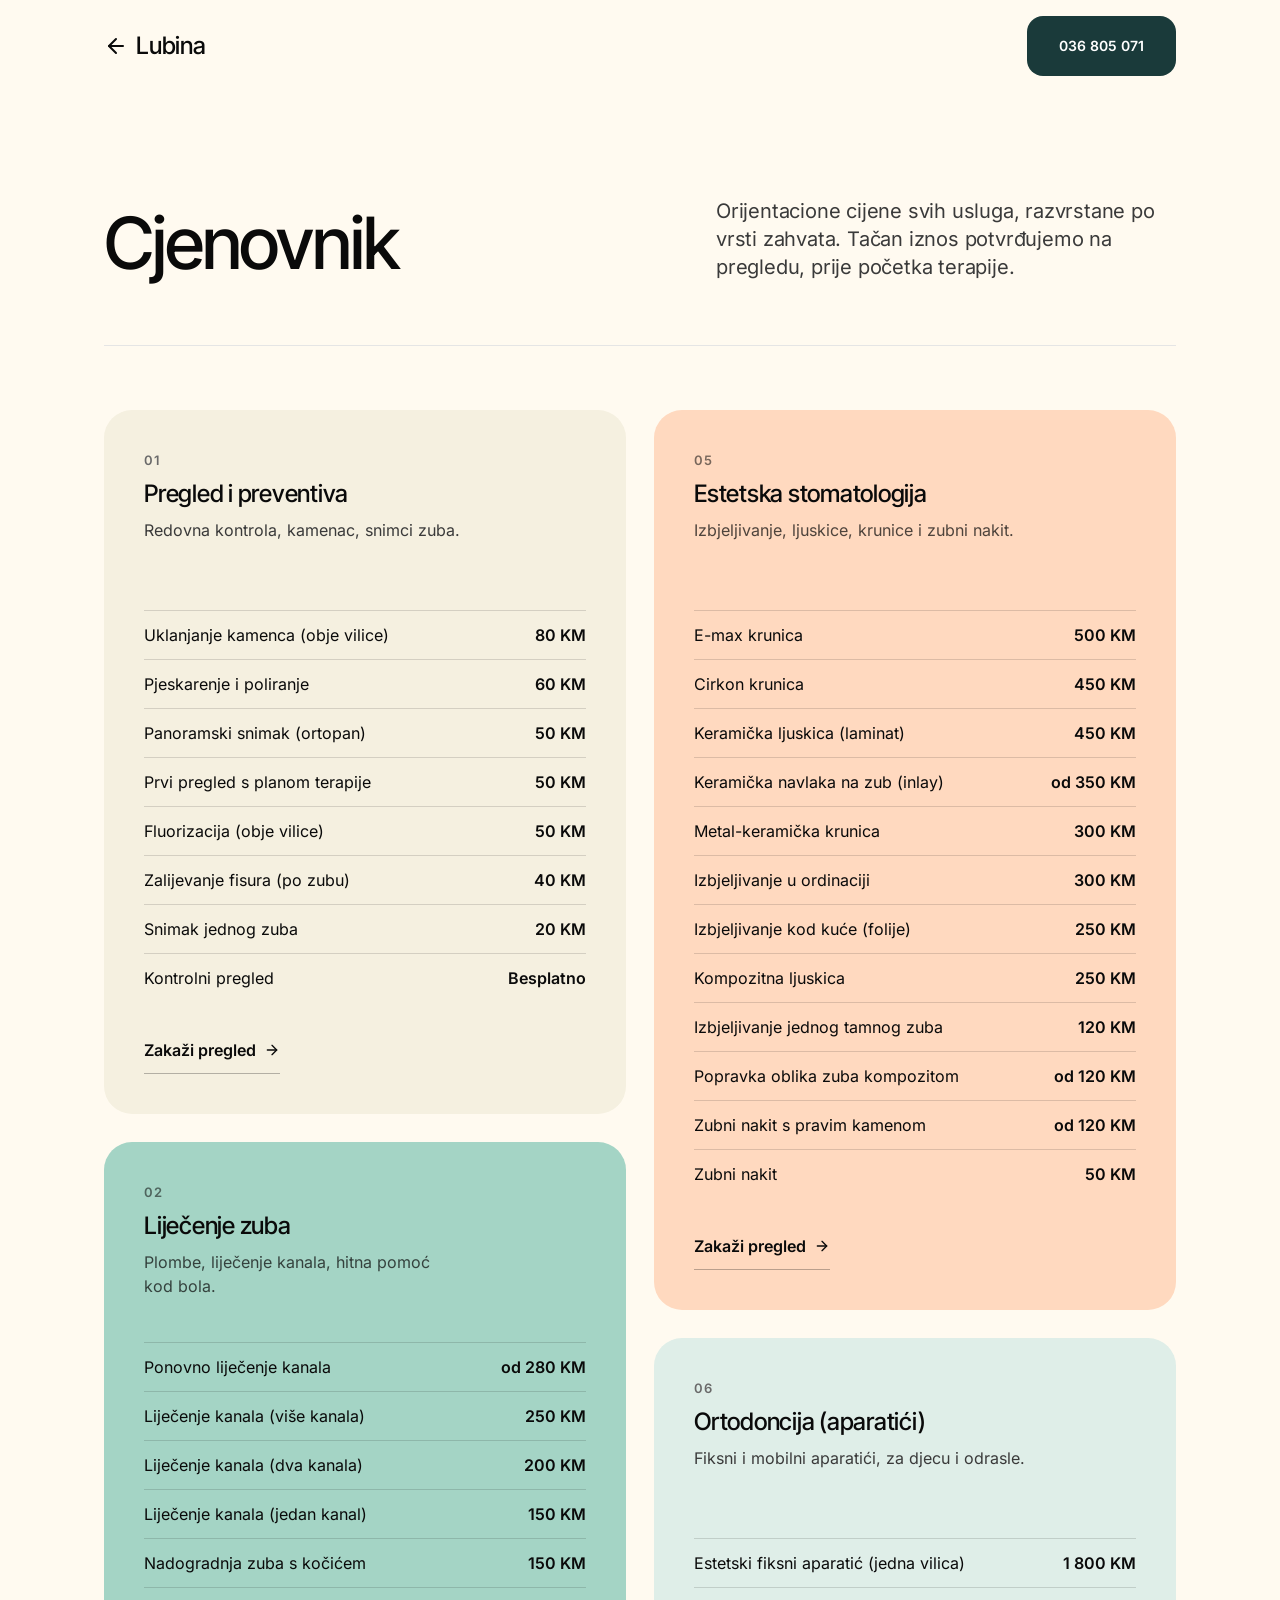
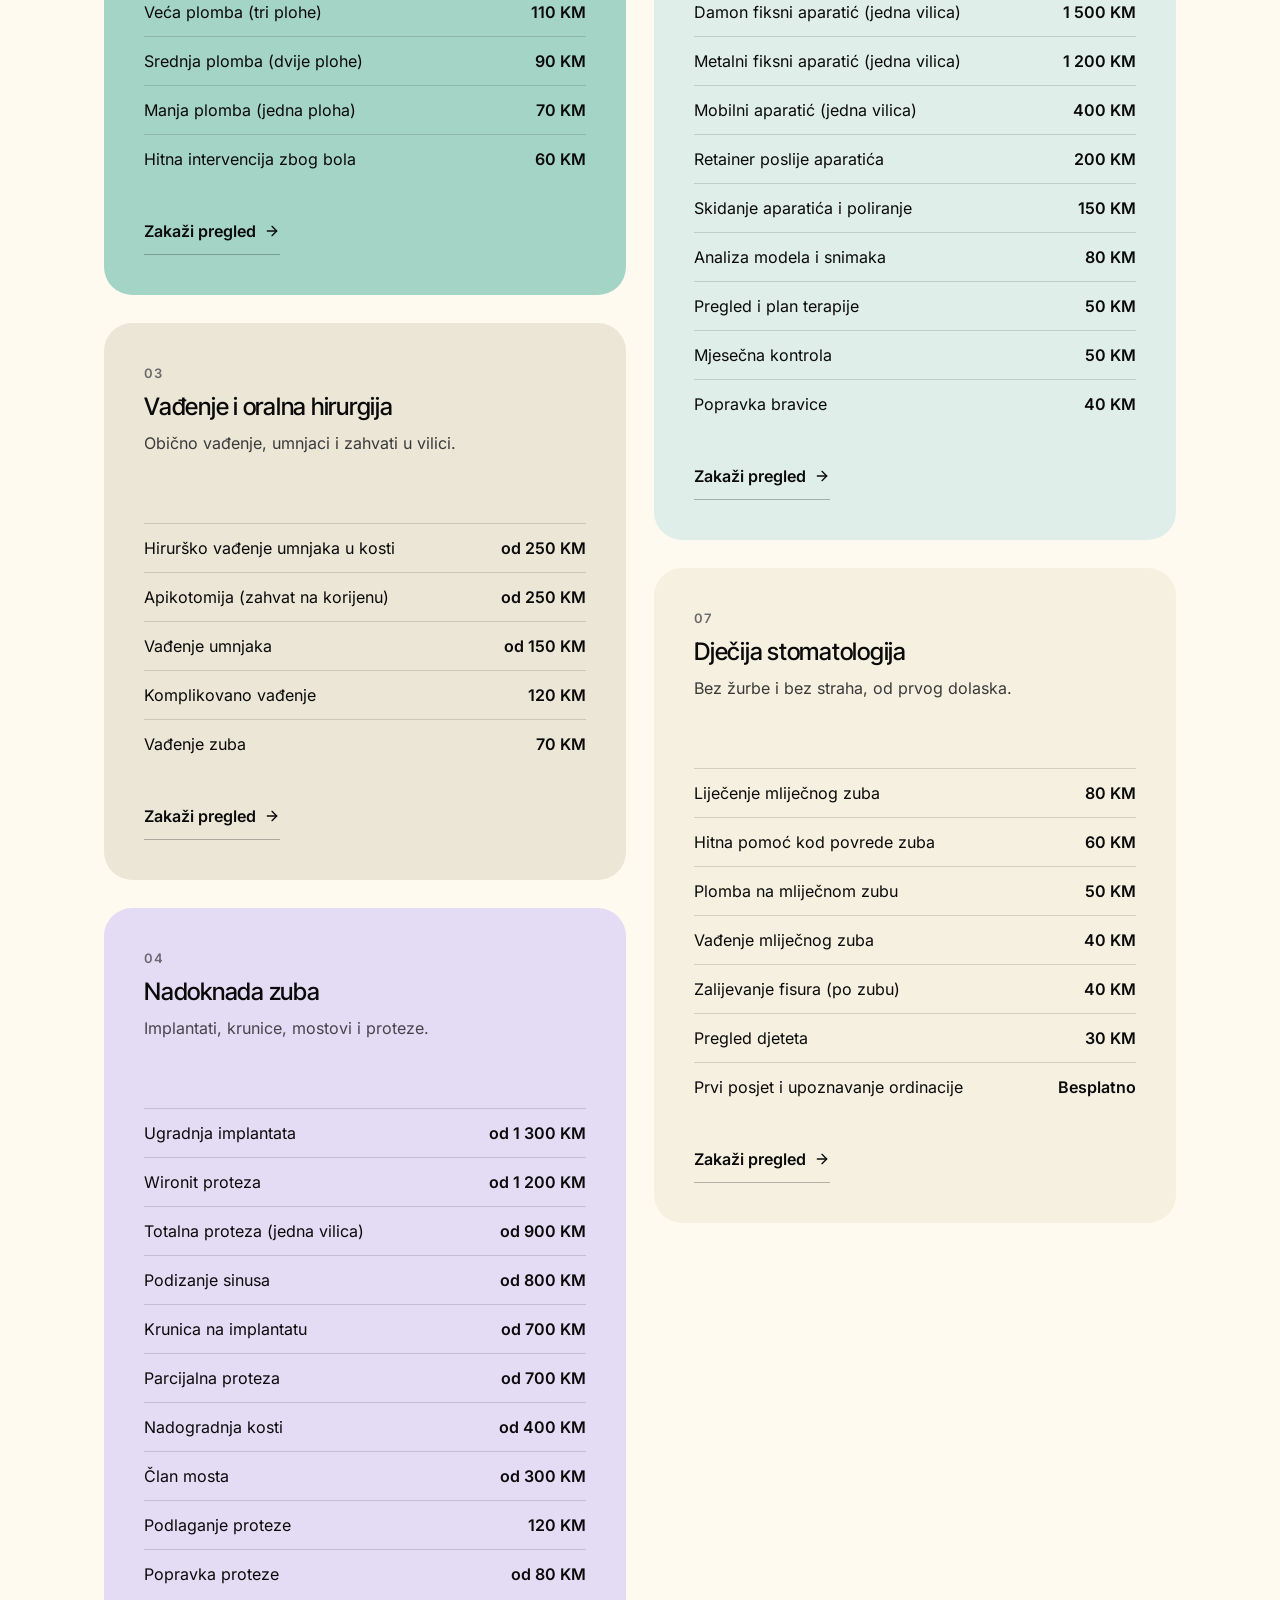
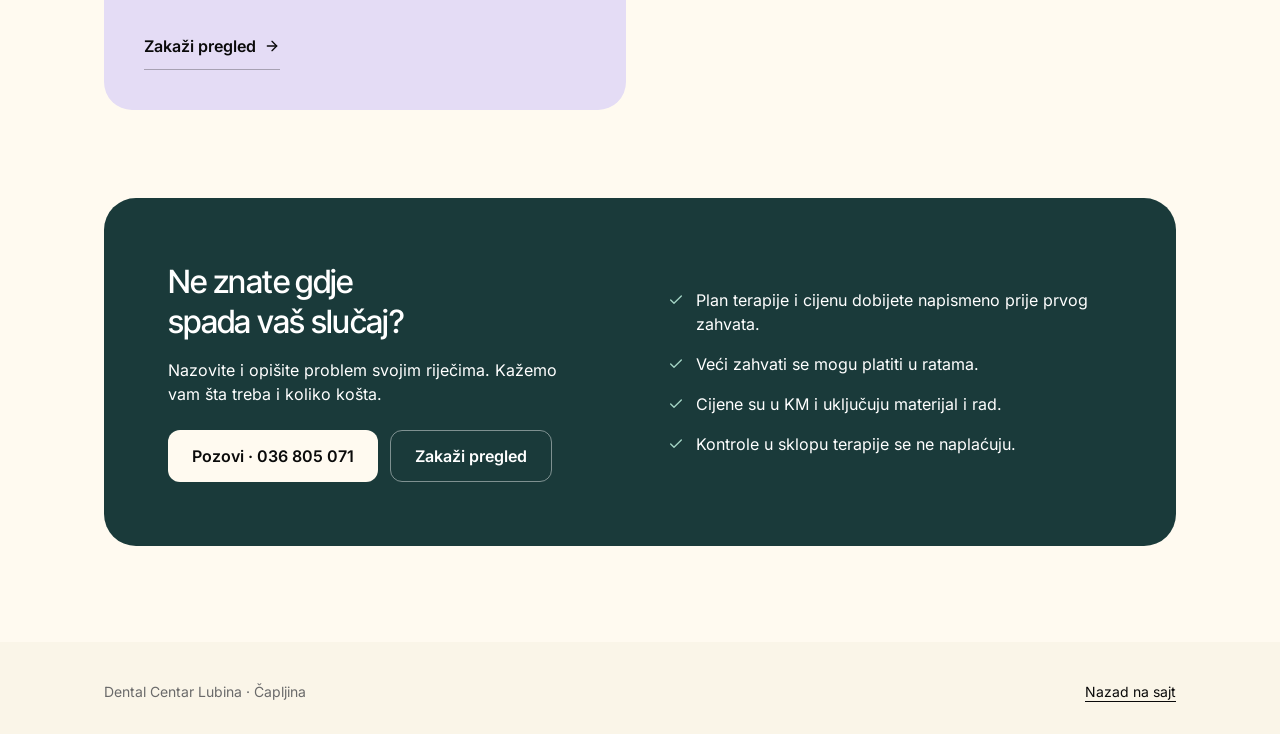
<file: cjenovnik.html>
<!DOCTYPE html>
<html lang="bs">
<head>
<meta charset="utf-8">
<meta name="viewport" content="width=device-width, initial-scale=1">
<title>Cjenovnik · Dental Centar Lubina</title>
<meta name="description" content="Cjenovnik usluga Dental Centra Lubina u Čapljini: pregled, liječenje zuba, vađenje, implantati, estetska stomatologija, ortodoncija i dječija stomatologija.">
<link rel="icon" href="data:image/svg+xml,%3Csvg xmlns='http://www.w3.org/2000/svg' viewBox='0 0 100 100'%3E%3Crect width='100' height='100' rx='20' fill='%231a3a3a'/%3E%3Ctext x='50' y='68' font-size='58' text-anchor='middle' fill='%23fffaf0' font-family='sans-serif'%3EL%3C/text%3E%3C/svg%3E">
<link rel="stylesheet" href="css/styles.css">
</head>
<body>
<a href="#top" class="skip-link">Preskoči na sadržaj</a>

<svg aria-hidden="true" style="position:absolute;width:0;height:0;overflow:hidden" xmlns="http://www.w3.org/2000/svg">
  <symbol id="icon-check" viewBox="0 0 24 24"><path d="M20 6 9 17l-5-5"/></symbol>
  <symbol id="icon-arrow-right" viewBox="0 0 24 24"><path d="M5 12h14"/><path d="m12 5 7 7-7 7"/></symbol>
</svg>

<header class="site-header">
  <nav class="nav" aria-label="Glavni izbornik" style="max-width:1120px;grid-template-columns:1fr auto">
    <a href="index.html" class="nav-logo">
      <svg class="icon" aria-hidden="true" style="transform:scaleX(-1)"><use href="#icon-arrow-right"/></svg>
      <span>Lubina</span>
    </a>
    <a href="tel:+38736805071" class="btn btn-teal btn-sm">036 805 071</a>
  </nav>
</header>

<main id="top" style="max-width:1120px;margin:0 auto;padding:0 24px">

  <section class="price-hero">
    <h1>Cjenovnik</h1>
    <p>Orijentacione cijene svih usluga, razvrstane po vrsti zahvata. Tačan iznos potvrđujemo na pregledu, prije početka terapije.</p>
  </section>

  <section class="price-cards">

    <div class="price-card card-01">
      <div class="head">
        <div class="head-text">
          <span class="num">01</span>
          <h2>Pregled i preventiva</h2>
          <p class="desc">Redovna kontrola, kamenac, snimci zuba.</p>
        </div>
      </div>
      <ul>
        <li><span>Uklanjanje kamenca (obje vilice)</span><span class="price">80 KM</span></li>
        <li><span>Pjeskarenje i poliranje</span><span class="price">60 KM</span></li>
        <li><span>Panoramski snimak (ortopan)</span><span class="price">50 KM</span></li>
        <li><span>Prvi pregled s planom terapije</span><span class="price">50 KM</span></li>
        <li><span>Fluorizacija (obje vilice)</span><span class="price">50 KM</span></li>
        <li><span>Zalijevanje fisura (po zubu)</span><span class="price">40 KM</span></li>
        <li><span>Snimak jednog zuba</span><span class="price">20 KM</span></li>
        <li><span>Kontrolni pregled</span><span class="price">Besplatno</span></li>
      </ul>
      <a href="index.html#usluge" class="book-link">Zakaži pregled<svg class="icon" aria-hidden="true"><use href="#icon-arrow-right"/></svg></a>
    </div>

    <div class="price-card card-02">
      <div class="head">
        <div class="head-text">
          <span class="num" style="color:rgba(10,10,10,.55)">02</span>
          <h2>Liječenje zuba</h2>
          <p class="desc" style="color:rgba(10,10,10,.72)">Plombe, liječenje kanala, hitna pomoć kod bola.</p>
        </div>
      </div>
      <ul>
        <li><span>Ponovno liječenje kanala</span><span class="price">od 280 KM</span></li>
        <li><span>Liječenje kanala (više kanala)</span><span class="price">250 KM</span></li>
        <li><span>Liječenje kanala (dva kanala)</span><span class="price">200 KM</span></li>
        <li><span>Liječenje kanala (jedan kanal)</span><span class="price">150 KM</span></li>
        <li><span>Nadogradnja zuba s kočićem</span><span class="price">150 KM</span></li>
        <li><span>Veća plomba (tri plohe)</span><span class="price">110 KM</span></li>
        <li><span>Srednja plomba (dvije plohe)</span><span class="price">90 KM</span></li>
        <li><span>Manja plomba (jedna ploha)</span><span class="price">70 KM</span></li>
        <li><span>Hitna intervencija zbog bola</span><span class="price">60 KM</span></li>
      </ul>
      <a href="index.html#usluge" class="book-link">Zakaži pregled<svg class="icon" aria-hidden="true"><use href="#icon-arrow-right"/></svg></a>
    </div>

    <div class="price-card card-03">
      <div class="head">
        <div class="head-text">
          <span class="num">03</span>
          <h2>Vađenje i oralna hirurgija</h2>
          <p class="desc">Obično vađenje, umnjaci i zahvati u vilici.</p>
        </div>
      </div>
      <ul>
        <li><span>Hirurško vađenje umnjaka u kosti</span><span class="price">od 250 KM</span></li>
        <li><span>Apikotomija (zahvat na korijenu)</span><span class="price">od 250 KM</span></li>
        <li><span>Vađenje umnjaka</span><span class="price">od 150 KM</span></li>
        <li><span>Komplikovano vađenje</span><span class="price">120 KM</span></li>
        <li><span>Vađenje zuba</span><span class="price">70 KM</span></li>
      </ul>
      <a href="index.html#usluge" class="book-link">Zakaži pregled<svg class="icon" aria-hidden="true"><use href="#icon-arrow-right"/></svg></a>
    </div>

    <div class="price-card card-04">
      <div class="head">
        <div class="head-text">
          <span class="num" style="color:rgba(10,10,10,.55)">04</span>
          <h2>Nadoknada zuba</h2>
          <p class="desc" style="color:rgba(10,10,10,.72)">Implantati, krunice, mostovi i proteze.</p>
        </div>
      </div>
      <ul>
        <li><span>Ugradnja implantata</span><span class="price">od 1&nbsp;300 KM</span></li>
        <li><span>Wironit proteza</span><span class="price">od 1&nbsp;200 KM</span></li>
        <li><span>Totalna proteza (jedna vilica)</span><span class="price">od 900 KM</span></li>
        <li><span>Podizanje sinusa</span><span class="price">od 800 KM</span></li>
        <li><span>Krunica na implantatu</span><span class="price">od 700 KM</span></li>
        <li><span>Parcijalna proteza</span><span class="price">od 700 KM</span></li>
        <li><span>Nadogradnja kosti</span><span class="price">od 400 KM</span></li>
        <li><span>Član mosta</span><span class="price">od 300 KM</span></li>
        <li><span>Podlaganje proteze</span><span class="price">120 KM</span></li>
        <li><span>Popravka proteze</span><span class="price">od 80 KM</span></li>
      </ul>
      <a href="index.html#usluge" class="book-link">Zakaži pregled<svg class="icon" aria-hidden="true"><use href="#icon-arrow-right"/></svg></a>
    </div>

    <div class="price-card card-05">
      <div class="head">
        <div class="head-text">
          <span class="num" style="color:rgba(10,10,10,.55)">05</span>
          <h2>Estetska stomatologija</h2>
          <p class="desc" style="color:rgba(10,10,10,.72)">Izbjeljivanje, ljuskice, krunice i zubni nakit.</p>
        </div>
      </div>
      <ul>
        <li><span>E-max krunica</span><span class="price">500 KM</span></li>
        <li><span>Cirkon krunica</span><span class="price">450 KM</span></li>
        <li><span>Keramička ljuskica (laminat)</span><span class="price">450 KM</span></li>
        <li><span>Keramička navlaka na zub (inlay)</span><span class="price">od 350 KM</span></li>
        <li><span>Metal-keramička krunica</span><span class="price">300 KM</span></li>
        <li><span>Izbjeljivanje u ordinaciji</span><span class="price">300 KM</span></li>
        <li><span>Izbjeljivanje kod kuće (folije)</span><span class="price">250 KM</span></li>
        <li><span>Kompozitna ljuskica</span><span class="price">250 KM</span></li>
        <li><span>Izbjeljivanje jednog tamnog zuba</span><span class="price">120 KM</span></li>
        <li><span>Popravka oblika zuba kompozitom</span><span class="price">od 120 KM</span></li>
        <li><span>Zubni nakit s pravim kamenom</span><span class="price">od 120 KM</span></li>
        <li><span>Zubni nakit</span><span class="price">50 KM</span></li>
      </ul>
      <a href="index.html#usluge" class="book-link">Zakaži pregled<svg class="icon" aria-hidden="true"><use href="#icon-arrow-right"/></svg></a>
    </div>

    <div class="price-card card-06">
      <div class="head">
        <div class="head-text">
          <span class="num">06</span>
          <h2>Ortodoncija (aparatići)</h2>
          <p class="desc">Fiksni i mobilni aparatići, za djecu i odrasle.</p>
        </div>
      </div>
      <ul>
        <li><span>Estetski fiksni aparatić (jedna vilica)</span><span class="price">1&nbsp;800 KM</span></li>
        <li><span>Damon fiksni aparatić (jedna vilica)</span><span class="price">1&nbsp;500 KM</span></li>
        <li><span>Metalni fiksni aparatić (jedna vilica)</span><span class="price">1&nbsp;200 KM</span></li>
        <li><span>Mobilni aparatić (jedna vilica)</span><span class="price">400 KM</span></li>
        <li><span>Retainer poslije aparatića</span><span class="price">200 KM</span></li>
        <li><span>Skidanje aparatića i poliranje</span><span class="price">150 KM</span></li>
        <li><span>Analiza modela i snimaka</span><span class="price">80 KM</span></li>
        <li><span>Pregled i plan terapije</span><span class="price">50 KM</span></li>
        <li><span>Mjesečna kontrola</span><span class="price">50 KM</span></li>
        <li><span>Popravka bravice</span><span class="price">40 KM</span></li>
      </ul>
      <a href="index.html#usluge" class="book-link">Zakaži pregled<svg class="icon" aria-hidden="true"><use href="#icon-arrow-right"/></svg></a>
    </div>

    <div class="price-card card-07">
      <div class="head">
        <div class="head-text">
          <span class="num">07</span>
          <h2>Dječija stomatologija</h2>
          <p class="desc">Bez žurbe i bez straha, od prvog dolaska.</p>
        </div>
      </div>
      <ul>
        <li><span>Liječenje mliječnog zuba</span><span class="price">80 KM</span></li>
        <li><span>Hitna pomoć kod povrede zuba</span><span class="price">60 KM</span></li>
        <li><span>Plomba na mliječnom zubu</span><span class="price">50 KM</span></li>
        <li><span>Vađenje mliječnog zuba</span><span class="price">40 KM</span></li>
        <li><span>Zalijevanje fisura (po zubu)</span><span class="price">40 KM</span></li>
        <li><span>Pregled djeteta</span><span class="price">30 KM</span></li>
        <li><span>Prvi posjet i upoznavanje ordinacije</span><span class="price">Besplatno</span></li>
      </ul>
      <a href="index.html#usluge" class="book-link">Zakaži pregled<svg class="icon" aria-hidden="true"><use href="#icon-arrow-right"/></svg></a>
    </div>

  </section>

  <section class="price-cta">
    <div>
      <h2>Ne znate gdje spada vaš slučaj?</h2>
      <p>Nazovite i opišite problem svojim riječima. Kažemo vam šta treba i koliko košta.</p>
      <div class="cta-actions">
        <a href="tel:+38736805071" class="btn btn-on-canvas">Pozovi · 036 805 071</a>
        <a href="index.html#usluge" class="btn btn-outline-dark">Zakaži pregled</a>
      </div>
    </div>
    <ul>
      <li><svg class="icon" aria-hidden="true"><use href="#icon-check"/></svg>Plan terapije i cijenu dobijete napismeno prije prvog zahvata.</li>
      <li><svg class="icon" aria-hidden="true"><use href="#icon-check"/></svg>Veći zahvati se mogu platiti u ratama.</li>
      <li><svg class="icon" aria-hidden="true"><use href="#icon-check"/></svg>Cijene su u KM i uključuju materijal i rad.</li>
      <li><svg class="icon" aria-hidden="true"><use href="#icon-check"/></svg>Kontrole u sklopu terapije se ne naplaćuju.</li>
    </ul>
  </section>

</main>

<footer class="price-footer">
  <div class="row">
    <span>Dental Centar Lubina · Čapljina</span>
    <a href="index.html">Nazad na sajt</a>
  </div>
</footer>

</body>
</html>
</file>
<file: css/styles.css>
/* ============================================
   Dental Centar Lubina

   Pravila (skill: faruk-web-dizajn-proces):
   - svaki razmak (padding, margin, gap, visina, sirina) i svaki line-height djeljiv sa 4
   - font-size iz skale 13 / 14 / 16 / 20 / 24 / 32 / 40 / 52 + hero 72 / 96
   - svaka velicina ima definisan line-height i letter-spacing
   - breakpointi: 1440+ desktop, 1024-1439 laptop, 768-1023 tablet, do 767 mobilni
   ============================================ */
:root{
  --color-ink:#0a0a0a;
  --color-body:#3a3a3a;
  --color-muted:#6a6a6a;
  --color-muted-soft:#9a9a9a;
  --color-hairline:#e5e5e5;
  --color-canvas:#fffaf0;
  --color-surface-soft:#faf5e8;
  --color-surface-card:#f5f0e0;
  --color-surface-strong:#ebe6d6;
  --color-brand-teal:#1a3a3a;
  --color-brand-teal-hover:#2a4e4e;
  --color-brand-lavender:#b8a4ed;
  --color-brand-peach:#ffb084;
  --color-brand-ochre:#e8b94a;
  --color-brand-mint:#a4d4c5;
  --color-primary-disabled:#e5e5e5;

  --font-display:'Inter Tight','Inter',-apple-system,BlinkMacSystemFont,'Segoe UI',sans-serif;
  --font-sans:'Inter',-apple-system,BlinkMacSystemFont,'Segoe UI',Roboto,sans-serif;

  --ease:cubic-bezier(.2,0,0,1);
}

@font-face{font-family:'Inter';font-style:normal;font-weight:400 700;font-display:swap;src:url('../assets/fonts/Inter-latin-ext.woff2') format('woff2');unicode-range:U+0100-02BA, U+02BD-02C5, U+02C7-02CC, U+02CE-02D7, U+02DD-02FF, U+0304, U+0308, U+0329, U+1D00-1DBF, U+1E00-1E9F, U+1EF2-1EFF, U+2020, U+20A0-20AB, U+20AD-20C4, U+2113, U+2C60-2C7F, U+A720-A7FF;}
@font-face{font-family:'Inter';font-style:normal;font-weight:400 700;font-display:swap;src:url('../assets/fonts/Inter-latin.woff2') format('woff2');unicode-range:U+0000-00FF, U+0131, U+0152-0153, U+02BB-02BC, U+02C6, U+02DA, U+02DC, U+0304, U+0308, U+0329, U+2000-206F, U+20AC, U+2122, U+2191, U+2193, U+2212, U+2215, U+FEFF, U+FFFD;}
@font-face{font-family:'Inter Tight';font-style:normal;font-weight:400 700;font-display:swap;src:url('../assets/fonts/InterTight-latin-ext.woff2') format('woff2');unicode-range:U+0100-02BA, U+02BD-02C5, U+02C7-02CC, U+02CE-02D7, U+02DD-02FF, U+0304, U+0308, U+0329, U+1D00-1DBF, U+1E00-1E9F, U+1EF2-1EFF, U+2020, U+20A0-20AB, U+20AD-20C4, U+2113, U+2C60-2C7F, U+A720-A7FF;}
@font-face{font-family:'Inter Tight';font-style:normal;font-weight:400 700;font-display:swap;src:url('../assets/fonts/InterTight-latin.woff2') format('woff2');unicode-range:U+0000-00FF, U+0131, U+0152-0153, U+02BB-02BC, U+02C6, U+02DA, U+02DC, U+0304, U+0308, U+0329, U+2000-206F, U+20AC, U+2122, U+2191, U+2193, U+2212, U+2215, U+FEFF, U+FFFD;}

/* ============================================
   Base
   ============================================ */
*,*::before,*::after{box-sizing:border-box}
html{scroll-behavior:smooth;scroll-padding-top:76px}
html,body{margin:0;background:var(--color-canvas);color:var(--color-body);font:400 16px/24px var(--font-sans);letter-spacing:0;-webkit-font-smoothing:antialiased}
body{overflow-x:clip}
h1,h2,h3,h4,p,figure,blockquote,dl,dd,ul{margin:0}
h1,h2,h3,h4{text-wrap:balance;font-family:var(--font-display);font-weight:500}
p{text-wrap:pretty}
img{display:block;max-width:100%}
a{color:var(--color-ink);text-underline-offset:4px}
a:hover{color:var(--color-body)}
button{font-family:inherit}
ul{padding:0;list-style:none}

a:focus-visible,button:focus-visible,input:focus-visible,select:focus-visible,textarea:focus-visible,[tabindex]:focus-visible{
  outline:2px solid var(--color-ink);outline-offset:4px;border-radius:4px;
}

.icon{display:inline-block;width:1em;height:1em;flex:none;vertical-align:-0.125em;fill:none;stroke:currentColor;stroke-width:2;stroke-linecap:round;stroke-linejoin:round}
.container{max-width:1280px;margin:0 auto;padding:0 24px}
.visually-hidden{position:absolute;width:1px;height:1px;padding:0;margin:-1px;overflow:hidden;clip:rect(0,0,0,0);white-space:nowrap;border:0}
.skip-link{position:absolute;left:-9999px;top:0;background:var(--color-ink);color:#fff;padding:8px 16px;border-radius:0 0 12px 0;z-index:100}
.skip-link:focus{left:0}

@media (prefers-reduced-motion:no-preference){
  [data-reveal]:not(.in-view){opacity:0;transform:translateY(20px)}
  .hero-img:not(.in-view){opacity:0;transform:scale(1.06);transform-origin:30% 40%}
  [data-reveal]:not(.reveal-done),.hero-img{transition:opacity .9s var(--ease),transform .9s var(--ease)}
  [data-w]{opacity:0}
}
@media (prefers-reduced-motion:reduce){
  *{animation-duration:.01ms!important;animation-iteration-count:1!important;transition-duration:.01ms!important;scroll-behavior:auto!important}
}
@keyframes marquee{from{transform:translateX(0)}to{transform:translateX(-25%)}}

/* ============================================
   Header / nav
   ============================================ */
.site-header{position:sticky;top:0;z-index:30;background:var(--color-canvas);border-bottom:1px solid transparent;transition:border-color .25s var(--ease)}
.site-header.is-scrolled{border-bottom-color:var(--color-hairline)}
.nav{max-width:1280px;margin:0 auto;padding:16px 24px 8px;min-height:64px;display:grid;grid-template-columns:1fr auto 1fr;align-items:center;gap:16px}
.nav-logo{display:flex;align-items:center;gap:8px;text-decoration:none;min-height:44px;font:500 24px/32px var(--font-display);letter-spacing:-.01em;color:var(--color-ink)}
.nav-links{display:flex;justify-content:center;gap:4px;flex-wrap:nowrap;min-width:0;overflow-x:auto;scrollbar-width:none}
.nav-links::-webkit-scrollbar{display:none}
.nav-links a{font:500 14px/20px var(--font-sans);letter-spacing:0;color:var(--color-ink);text-decoration:none;padding:12px;border-radius:12px;transition:background .15s var(--ease);white-space:nowrap}
.nav-links a:hover{background:var(--color-surface-card)}
.nav-actions{display:flex;gap:8px;justify-content:flex-end;align-items:center}
.btn-call-nav{width:152px}
.burger{display:none;flex:none;width:44px;height:44px;padding:0;border-radius:12px;border:1px solid var(--color-hairline);background:var(--color-canvas);cursor:pointer;flex-direction:column;align-items:center;justify-content:center;gap:4px}
.burger span{display:block;width:16px;height:2px;border-radius:2px;background:var(--color-ink);transition:transform .22s var(--ease)}
.burger[aria-expanded="true"] span:first-child{transform:translateY(3px) rotate(45deg)}
.burger[aria-expanded="true"] span:last-child{transform:translateY(-3px) rotate(-45deg)}

.mobile-menu{position:absolute;top:100%;left:0;right:0;background:var(--color-canvas);border-bottom:1px solid var(--color-hairline);box-shadow:0 24px 40px rgba(10,26,26,.08);max-height:calc(100dvh - 64px);overflow:auto}
.mobile-menu[hidden]{display:none}
.mobile-menu-inner{max-width:1280px;margin:0 auto;padding:8px 24px 24px;display:flex;flex-direction:column}
.mobile-menu a.menu-row{min-height:56px;display:flex;align-items:center;justify-content:space-between;gap:16px;border-bottom:1px solid var(--color-hairline);font:500 24px/32px var(--font-display);letter-spacing:-.01em;color:var(--color-ink);text-decoration:none}
.mobile-menu-cta{display:grid;grid-template-columns:repeat(2,minmax(0,1fr));gap:12px;margin-top:24px}
.mobile-menu-cta a,.mobile-menu-cta button{min-height:52px;border-radius:12px;font:600 14px/20px var(--font-sans);letter-spacing:0;cursor:pointer}
.mobile-menu-cta .btn-outline{border:1px solid var(--color-ink);background:transparent;color:var(--color-ink);display:flex;align-items:center;justify-content:center;text-decoration:none}
.mobile-menu-cta .btn-dark{border:0;background:var(--color-ink);color:#fff}

/* ============================================
   Buttons
   ============================================ */
.btn{display:inline-flex;align-items:center;justify-content:center;gap:8px;font:600 16px/24px var(--font-sans);letter-spacing:0;min-height:52px;padding:0 24px;border-radius:12px;border:0;cursor:pointer;text-decoration:none;transition:background .18s var(--ease),box-shadow .18s var(--ease),border-color .18s var(--ease);white-space:nowrap}
.btn-sm{min-height:44px;padding:0 20px;font-size:14px;line-height:20px}
.btn-primary{background:var(--color-ink);color:#fff}
.btn-primary:hover{background:#1f1f1f;color:#fff}
.btn-outline-ink{border:1px solid var(--color-ink);color:var(--color-ink);background:transparent}
.btn-outline-ink:hover{background:rgba(10,10,10,.06)}
.btn-on-canvas{background:var(--color-canvas);color:var(--color-ink)}
.btn-on-canvas:hover{background:var(--color-surface-card);color:var(--color-ink)}
.btn-teal{background:var(--color-brand-teal);color:#fff;min-height:60px;padding:0 32px;border-radius:16px}
.btn-teal:hover{background:var(--color-brand-teal-hover);color:#fff}
.btn-outline-dark{border:1px solid rgba(255,255,255,.44);color:#fff;background:transparent}
.btn-outline-dark:hover{background:rgba(255,255,255,.12);border-color:rgba(255,255,255,.8);color:#fff}
.btn-pill-white{background:#fff;color:var(--color-ink);border-radius:9999px;padding:0 24px;min-height:48px;box-shadow:0 2px 12px rgba(10,26,26,.1)}
.btn-pill-white:hover{box-shadow:0 8px 20px rgba(10,26,26,.16);color:var(--color-ink)}
.btn[disabled]{background:var(--color-primary-disabled);color:var(--color-muted);cursor:not-allowed}

/* ============================================
   Hero
   ============================================ */
.hero-wrap{position:relative;width:100vw;margin-left:calc(50% - 50vw);overflow:hidden;min-height:min(calc(100svh - 64px),860px);display:flex;background:var(--color-surface-card)}
.hero-img{position:absolute;top:0;left:0;height:100%;width:132%;object-fit:cover;object-position:60% 50%;transition:transform 2.2s var(--ease),opacity .6s var(--ease)}
.hero-grad{position:absolute;inset:0;background:linear-gradient(to right,rgba(10,26,26,.72) 0%,rgba(10,26,26,.36) 40%,rgba(10,26,26,0) 72%)}
.hero-text{position:relative;align-self:center;margin-right:auto;padding:48px 48px 48px max(24px,calc((100vw - 1280px)/2 + 24px));display:flex;flex-direction:column;gap:12px;max-width:100%}
.hero-text h1{font-size:96px;line-height:100px;letter-spacing:1px;color:#fff;max-width:840px}
.hero-text .lead{font:400 20px/28px var(--font-sans);letter-spacing:-.01em;color:#fff;max-width:520px}
.hero-cta{display:flex;gap:24px;flex-wrap:wrap;margin-top:40px;margin-bottom:12px}

.marquee-wrap{margin-top:16px;position:relative;width:100vw;margin-left:calc(50% - 50vw);overflow:hidden;white-space:nowrap;-webkit-mask-image:linear-gradient(90deg,transparent 0,#000 12%,#000 88%,transparent 100%);mask-image:linear-gradient(90deg,transparent 0,#000 12%,#000 88%,transparent 100%)}
.marquee-track{display:inline-flex;font:500 32px/40px var(--font-display);letter-spacing:-.01em;color:var(--color-muted-soft);animation:marquee 28s linear infinite}
.marquee-group{display:inline-flex;gap:40px;padding-right:40px}
.marquee-group .dot{color:var(--color-brand-teal)}
@media (prefers-reduced-motion:reduce){.marquee-track{animation:none}}

/* ============================================
   Sekcije
   ============================================ */
.section{margin-top:160px}
.section-head{display:flex;flex-direction:column;gap:12px;margin-bottom:32px}
.section-head h2{font-size:52px;line-height:60px;letter-spacing:-.02em;color:var(--color-ink)}
.section-head p{font:400 20px/28px var(--font-sans);letter-spacing:-.01em;color:var(--color-muted);max-width:560px}
.section-head.centered{align-items:center;text-align:center}
.section-title-sm{font-size:52px;line-height:60px;letter-spacing:-.02em;color:var(--color-ink);margin:0 0 24px}

.intro-statement{padding:0;text-align:center}
.intro-statement p{font-size:52px;line-height:60px;letter-spacing:-.02em;color:var(--color-muted-soft);text-wrap:pretty;max-width:1000px;margin:0 auto}
.intro-statement p .hl{color:var(--color-ink)}
.intro-statement p .badge{color:var(--color-ink);background:var(--color-brand-mint);border-radius:12px;padding:0 8px}

/* ============================================
   Usluge
   ============================================ */
.services-grid{display:grid;grid-template-columns:repeat(auto-fit,minmax(min(100%,300px),1fr));gap:24px;align-items:stretch}
.service-card{border-radius:24px;padding:32px;color:var(--color-ink);display:flex;flex-direction:column;gap:24px}
.service-card .card-head{display:flex;align-items:center;gap:12px}
.service-card .icon-badge{flex:none;width:48px;height:48px;border-radius:50%;background:#fff;display:flex;align-items:center;justify-content:center;font-size:24px}
.service-card h3{font-size:32px;line-height:40px;letter-spacing:-.02em}
.service-card hr{display:block;height:0;border:0;border-top:1px dashed rgba(10,10,10,.2);margin:0}
.service-card .svc-list{display:flex;flex-direction:column;gap:16px}
.service-card .svc-list li{display:grid;grid-template-columns:auto 1fr auto;gap:12px;align-items:baseline;font:400 16px/24px var(--font-sans);letter-spacing:0}
.service-card .svc-list li .icon{align-self:start;margin-top:4px}
.service-card .svc-list .price{font-weight:500;white-space:nowrap}
.service-card .btn-pill-white{align-self:center;margin-top:auto}
.svc-1{background:#a6d3c3}
.svc-1 .icon-badge .icon,.svc-1 .svc-list .icon,.svc-1 .svc-list .price{color:#2a6b5c}
.svc-2{background:#e9e4f5}
.svc-2 .icon-badge .icon,.svc-2 .svc-list .icon,.svc-2 .svc-list .price{color:#5b4a8f}
.svc-3{background:#ede6d6}
.svc-3 .icon-badge .icon,.svc-3 .svc-list .icon,.svc-3 .svc-list .price{color:#8a6a3a}
.services-footer{margin-top:32px;display:flex;flex-direction:column;align-items:center;gap:12px;text-align:center}
.services-footer .note{font:400 14px/20px var(--font-sans);letter-spacing:0;color:var(--color-muted)}

/* ============================================
   Recenzije
   ============================================ */
.reviews-grid{display:grid;grid-template-columns:repeat(auto-fit,minmax(min(100%,400px),1fr));gap:40px;align-items:start}
.review-col{display:flex;flex-direction:column;gap:40px}
.review-col.offset{padding-top:88px}
.review{margin:0;display:flex;flex-direction:column;gap:8px;align-items:flex-start}
.review.right{align-items:flex-end}
.review blockquote{background:var(--color-surface-card);border-radius:24px 24px 24px 4px;padding:20px 24px;font:400 20px/28px var(--font-sans);letter-spacing:-.01em;color:var(--color-ink)}
.review.right blockquote{background:var(--color-brand-mint);border-radius:24px 24px 4px 24px}
.review figcaption{display:flex;align-items:center;gap:8px;padding-left:4px}
.review.right figcaption{padding-left:0;padding-right:4px}
.review .avatar{flex:none;width:28px;height:28px;border-radius:50%;display:flex;align-items:center;justify-content:center;font:600 13px/16px var(--font-sans);letter-spacing:0;color:var(--color-ink)}
.review figcaption .who{font:400 14px/20px var(--font-sans);letter-spacing:0;color:var(--color-muted)}

/* ============================================
   Tim
   ============================================ */
.team-panel{background:var(--color-surface-card);border-radius:32px;padding:64px}
.team-flex{display:flex;flex-wrap:wrap;gap:56px;align-items:stretch}
.team-photo-wrap{flex:3 1 520px;min-width:0;position:relative;aspect-ratio:3/2;border-radius:24px;overflow:hidden}
.team-photo-wrap img{position:absolute;inset:0;width:100%;height:100%;object-fit:cover}
.team-hotspot{position:absolute;top:10%;bottom:0;cursor:pointer;background:transparent;border:0;padding:0}
.team-glow{position:absolute;inset:0;pointer-events:none;opacity:0;transition:opacity .35s var(--ease)}
.team-glow.active{opacity:1}
.team-tip{position:absolute;top:max(84px,20%);pointer-events:none;opacity:0;transform:translate(-50%,calc(-100% - 4px));transition:opacity .25s var(--ease),transform .25s var(--ease)}
.team-tip.active{opacity:1;transform:translate(-50%,calc(-100% - 12px))}
.team-tip-card{background:var(--color-canvas);border-radius:12px;padding:8px 12px;display:flex;flex-direction:column;white-space:nowrap;box-shadow:0 8px 20px rgba(10,26,26,.18)}
.team-tip-card .name{font:600 16px/24px var(--font-sans);letter-spacing:0;color:var(--color-ink)}
.team-tip-card .role{font:500 13px/20px var(--font-sans);letter-spacing:0;color:var(--color-body)}
.team-tip-arrow{width:12px;height:12px;background:var(--color-canvas);transform:rotate(45deg);margin:-8px auto 0;border-radius:2px}
.team-list{flex:2 1 340px;min-width:0;display:flex;flex-direction:column;gap:8px;justify-content:center}
.team-list-item{display:grid;grid-template-columns:52px 1fr auto;gap:16px;align-items:center;padding:16px;border-radius:16px;cursor:pointer;background:transparent;border:0;width:100%;text-align:left;transition:background .2s var(--ease)}
.team-list-item.active{background:var(--color-canvas)}
.team-list-item img{width:52px;height:52px;border-radius:50%;object-fit:cover}
.team-list-item .info{display:flex;flex-direction:column;min-width:0}
.team-list-item .name{font:600 20px/28px var(--font-sans);letter-spacing:-.01em;color:var(--color-muted);transition:color .2s}
.team-list-item.active .name{color:var(--color-ink)}
.team-list-item .role{font:400 14px/20px var(--font-sans);letter-spacing:0;color:var(--color-body)}
.team-list-item .idx{font:500 13px/20px var(--font-sans);letter-spacing:0;color:var(--color-body)}
@media (min-width:1280px){
  .team-photo-wrap{flex:1 1 520px}
  .team-list{flex:0 0 392px}
  .team-list-item{grid-template-columns:64px 1fr auto;gap:20px;padding:12px 20px}
  .team-list-item img{width:64px;height:64px}
  .team-list-item .name{font-size:24px;line-height:32px}
  .team-list-item .role{font-size:16px;line-height:24px}
  .team-list-item .idx{font-size:14px;line-height:20px}
  .team-tip-card{padding:12px 16px}
  .team-tip-card .name{font-size:20px;line-height:28px}
  .team-tip-card .role{font-size:14px;line-height:20px}
}

/* ============================================
   Ordinacija
   ============================================ */
.ord-feature{position:relative;min-height:min(85vh,680px);border-radius:24px;overflow:hidden;display:flex;flex-direction:column;justify-content:flex-end;padding:24px}
.ord-feature img{position:absolute;inset:0;width:100%;height:100%;object-fit:cover}
.ord-grad{position:absolute;inset:0;background:linear-gradient(to top,rgba(10,26,26,.56) 0%,rgba(10,26,26,0) 40%)}
.ord-card{position:relative;align-self:flex-end;width:min(360px,100%);background:rgba(10,26,26,.74);backdrop-filter:blur(16px);-webkit-backdrop-filter:blur(16px);border:1px solid rgba(255,255,255,.26);border-radius:16px;padding:16px;display:flex;flex-direction:column;gap:16px}
.ord-row{display:flex;align-items:center;gap:12px}
.ord-icon-badge{flex:none;width:36px;height:36px;border-radius:50%;background:rgba(255,255,255,.12);display:flex;align-items:center;justify-content:center;color:#fff}
.ord-icon-badge .icon{width:16px;height:16px}
.ord-row-text{display:flex;flex-direction:column;gap:4px;min-width:0}
.ord-row-text .label{font:600 13px/20px var(--font-sans);letter-spacing:.06em;text-transform:uppercase;color:#cfe3dd}
.ord-row-text .value{font:600 16px/24px var(--font-sans);letter-spacing:0;color:#fff}
.ord-map-pill{flex:none;margin-left:auto;display:inline-flex;align-items:center;gap:4px;min-height:36px;padding:0 12px 0 16px;border-radius:9999px;background:var(--color-canvas);color:var(--color-ink);font:600 14px/20px var(--font-sans);letter-spacing:0;text-decoration:none;transition:background .15s var(--ease),gap .2s var(--ease)}
.ord-map-pill:hover{background:var(--color-surface-card);color:var(--color-ink);gap:8px}
.ord-map-pill .icon{font-size:16px}
.ord-hours{display:flex;flex-direction:column;gap:4px}
.ord-hours>span{display:flex;justify-content:space-between;gap:16px;font:400 14px/20px var(--font-sans);letter-spacing:0;color:#cfe3dd}
.ord-hours>span>span:last-child{color:#fff;font-weight:600}
.ord-card .btn{background:var(--color-canvas);color:var(--color-ink);justify-content:space-between}
.ord-card .btn:hover{background:var(--color-surface-card)}

/* ============================================
   Galerija
   ============================================ */
.gallery-flex{display:flex;flex-wrap:wrap;gap:16px;align-items:stretch}
.gal-main-col{flex:7 1 440px;min-width:0;display:flex;flex-direction:column;gap:16px}
.gal-row{display:flex;flex-wrap:wrap;gap:16px;flex:1 1 auto}
.gal-tile{position:relative;border-radius:24px;overflow:hidden;background:var(--color-surface-card);cursor:zoom-in;border:0;padding:0;display:block;width:100%}
.gal-tile img{position:absolute;inset:0;width:100%;height:100%;object-fit:cover;transition:transform .6s var(--ease)}
.gal-tile:hover img,.gal-tile:focus-visible img{transform:scale(1.04)}
.gal-main{aspect-ratio:16/10}
.gal-sm{flex:4 1 220px;min-height:240px;min-width:0}
.gal-sm.narrow{flex:3 1 180px}
.gal-tall-col{flex:5 1 300px;min-width:0;display:flex}
.gal-tall{flex:1 1 auto;min-height:420px;min-width:0}

/* ============================================
   FAQ
   ============================================ */
.faq-panel{background:var(--color-surface-card);border-radius:32px;padding:96px 64px}
.faq-list{max-width:760px;margin:0 auto;display:flex;flex-direction:column;gap:12px}
.faq-item{background:var(--color-canvas);border-radius:16px;overflow:hidden}
.faq-q{width:100%;background:transparent;border:0;cursor:pointer;padding:24px;display:flex;align-items:center;justify-content:space-between;gap:16px;text-align:left;font:600 24px/32px var(--font-sans);letter-spacing:-.01em;color:var(--color-ink)}
.faq-q .plus{flex:0 0 auto;width:24px;height:24px;position:relative;transition:transform .45s cubic-bezier(.4,0,.2,1)}
.faq-q .plus span{position:absolute;top:50%;left:50%;transform:translate(-50%,-50%);border-radius:2px;background:var(--color-ink)}
.faq-q .plus .h{width:16px;height:2px}
.faq-q .plus .v{width:2px;height:16px}
.faq-q[aria-expanded="true"] .plus{transform:rotate(45deg)}
.faq-a{display:grid;grid-template-rows:0fr;opacity:0;transition:grid-template-rows .5s cubic-bezier(.4,0,.2,1),opacity .45s ease-out}
.faq-item.open .faq-a{grid-template-rows:1fr;opacity:1}
.faq-a-inner{overflow:hidden;min-height:0}
.faq-a-inner p{margin:0;padding:0 24px 24px;font:400 16px/24px var(--font-sans);letter-spacing:0;color:var(--color-body)}

/* ============================================
   Footer
   ============================================ */
.site-footer{background:var(--color-surface-soft);margin-top:160px;padding:72px 0 24px}
.footer-grid{display:grid;grid-template-columns:minmax(0,1fr) repeat(4,max-content);gap:40px 64px;align-items:start}
.footer-col{display:flex;flex-direction:column;gap:12px;min-width:0}
.footer-col .brand{font:500 32px/40px var(--font-display);letter-spacing:-.02em;color:var(--color-ink)}
.footer-col .desc{font:400 14px/20px var(--font-sans);letter-spacing:0;color:var(--color-muted);max-width:240px}
.footer-col .label{font:600 16px/24px var(--font-sans);letter-spacing:0;color:var(--color-ink)}
.footer-col a,.footer-col p{font:400 14px/20px var(--font-sans);letter-spacing:0;color:var(--color-body)}
.footer-col dl{display:grid;grid-template-columns:auto auto;justify-content:start;gap:4px 16px;font:400 14px/20px var(--font-sans);letter-spacing:0;color:var(--color-body)}
.footer-col dl dd{margin:0}
.footer-bottom{border-top:1px solid var(--color-hairline);padding-top:16px;margin-top:56px;display:flex;justify-content:space-between;align-items:center;flex-wrap:wrap;gap:16px}
.footer-bottom .copyright{font:500 13px/20px var(--font-sans);letter-spacing:0;color:var(--color-muted)}

/* ============================================
   Modal zakazivanja
   ============================================ */
.modal-overlay{position:fixed;inset:0;z-index:100;background:rgba(10,26,26,.5);-webkit-backdrop-filter:blur(8px);backdrop-filter:blur(8px);display:flex;align-items:center;justify-content:center;padding:24px}
.modal-overlay[hidden]{display:none}
.modal-dialog{width:760px;max-width:100%;max-height:calc(100dvh - 48px);overflow:auto;overscroll-behavior:contain;background:var(--color-canvas);border-radius:28px;padding:40px;display:flex;flex-direction:column;gap:24px}
.modal-head{display:flex;justify-content:space-between;align-items:flex-start;gap:16px}
.modal-head h3{font-size:32px;line-height:40px;letter-spacing:-.02em;color:var(--color-ink)}
.modal-close{flex:none;width:44px;height:44px;border-radius:50%;border:1px solid var(--color-hairline);background:var(--color-canvas);color:var(--color-ink);cursor:pointer;display:flex;align-items:center;justify-content:center;padding:0;font-size:20px}
.seg-group{display:grid;grid-template-columns:repeat(2,minmax(0,1fr));gap:4px;background:var(--color-surface-card);padding:4px;border-radius:16px}
.seg-group button{min-height:52px;border:0;border-radius:12px;background:transparent;color:var(--color-ink);font:600 14px/20px var(--font-sans);letter-spacing:0;cursor:pointer;transition:background .15s var(--ease),color .15s var(--ease)}
.seg-group button[aria-checked="true"]{background:var(--color-brand-teal);color:#fff}
.seg-group button.urgent[aria-checked="true"]{background:#c23b2e;color:#fff}
.urgent-panel{display:flex;flex-direction:column;align-items:center;text-align:center;gap:16px;padding:40px 24px;margin-top:20px;border-radius:20px;background:#fbeae7}
.urgent-panel[hidden]{display:none}
.urgent-icon{width:48px;height:48px;border-radius:50%;background:#c23b2e;color:#fff;display:flex;align-items:center;justify-content:center;font:700 24px/24px var(--font-sans)}
.urgent-panel h4{font-size:24px;line-height:32px;letter-spacing:-.01em;color:var(--color-ink)}
.urgent-panel p{max-width:40ch;color:var(--color-body)}
.urgent-call-btn{width:100%;max-width:340px}
.link-back{margin-top:4px;background:transparent;border:0;cursor:pointer;font:600 14px/20px var(--font-sans);letter-spacing:0;color:var(--color-muted);text-decoration:underline;text-underline-offset:4px}
.link-back:hover{color:var(--color-ink)}
.cal-head{display:flex;justify-content:space-between;align-items:center;gap:12px}
.cal-head .month{font:600 20px/28px var(--font-sans);letter-spacing:-.01em;color:var(--color-ink)}
.cal-nav{display:flex;gap:8px}
.cal-nav button{width:44px;height:44px;padding:0;border-radius:50%;border:1px solid var(--color-hairline);background:var(--color-canvas);color:var(--color-ink);cursor:pointer;display:flex;align-items:center;justify-content:center;font-size:16px}
.cal-nav button[disabled]{opacity:.4;cursor:not-allowed}
.day-grid{display:grid;grid-template-columns:repeat(6,minmax(0,1fr));gap:8px}
.day-btn{min-height:72px;padding:8px 0;border-radius:16px;border:0;background:var(--color-surface-card);color:var(--color-ink);cursor:pointer;display:flex;flex-direction:column;align-items:center;justify-content:center;gap:4px;transition:background .15s var(--ease),color .15s var(--ease)}
.day-btn[aria-checked="true"]{background:var(--color-brand-teal);color:#fff}
.day-btn .dn{font:400 14px/20px var(--font-sans);letter-spacing:0}
.day-btn .num{font:500 24px/32px var(--font-display);letter-spacing:-.01em}
.day-long{font:600 16px/24px var(--font-sans);letter-spacing:0;color:var(--color-ink)}
.slot-grid{display:grid;grid-template-columns:repeat(6,minmax(0,1fr));gap:8px}
.slot-btn{min-height:56px;padding:8px 4px;border-radius:12px;border:0;background:var(--color-surface-card);color:var(--color-ink);cursor:pointer;display:flex;flex-direction:column;align-items:center;justify-content:center;gap:4px;transition:background .15s var(--ease),color .15s var(--ease)}
.slot-btn[aria-checked="true"]{background:var(--color-brand-teal);color:#fff}
.slot-btn[disabled]{background:var(--color-surface-strong);color:var(--color-muted-soft);cursor:not-allowed;text-decoration:line-through}
.slot-btn .t{font:600 16px/24px var(--font-sans);letter-spacing:0;font-variant-numeric:tabular-nums}
.slot-btn .st{font:500 13px/20px var(--font-sans);letter-spacing:0;color:var(--color-muted)}
.slot-btn[aria-checked="true"] .st{color:#cfe3dd}
.form-grid{display:grid;grid-template-columns:repeat(auto-fit,minmax(min(100%,220px),1fr));gap:12px}
.form-grid label,.form-grid .field{display:flex;flex-direction:column;gap:8px;font:600 13px/20px var(--font-sans);letter-spacing:0;color:var(--color-ink)}
.form-grid label.full,.form-grid .field.full{grid-column:1/-1}
.form-grid .field-label{font:600 13px/20px var(--font-sans);letter-spacing:0;color:var(--color-ink)}
.form-grid input,.form-grid select{width:100%;box-sizing:border-box;min-height:52px;padding:0 16px;border-radius:12px;border:1px solid var(--color-hairline);background:var(--color-canvas);color:var(--color-ink);font:400 16px/24px var(--font-sans);letter-spacing:0;outline:none;transition:border-color .15s var(--ease)}
.form-grid textarea{width:100%;box-sizing:border-box;min-height:80px;padding:12px 16px;border-radius:12px;border:1px solid var(--color-hairline);background:var(--color-canvas);color:var(--color-ink);font:400 16px/24px var(--font-sans);letter-spacing:0;outline:none;transition:border-color .15s var(--ease);resize:none;overflow-x:hidden}
.form-grid input:focus,.form-grid select:focus,.form-grid textarea:focus{border-color:var(--color-ink)}
.cselect{position:relative}
.form-grid .cselect-native{position:absolute;width:1px;height:1px;min-height:0;padding:0;border:0;opacity:0;pointer-events:none}
.cselect-btn{width:100%;min-height:52px;padding:0 16px;display:flex;align-items:center;justify-content:space-between;gap:12px;border-radius:12px;border:1px solid var(--color-hairline);background:var(--color-canvas);color:var(--color-ink);font:400 16px/24px var(--font-sans);letter-spacing:0;text-align:left;cursor:pointer;transition:border-color .15s var(--ease)}
.cselect-btn:hover{border-color:var(--color-muted-soft)}
.cselect.open .cselect-btn{border-color:var(--color-ink)}
.cselect-value.placeholder{color:var(--color-muted)}
.cselect-btn .icon{font-size:16px;transition:transform .2s var(--ease)}
.cselect.open .cselect-btn .icon{transform:rotate(180deg)}
.cselect-list{position:absolute;left:0;right:0;top:calc(100% + 8px);z-index:5;margin:0;padding:8px;list-style:none;background:var(--color-canvas);border:1px solid var(--color-hairline);border-radius:16px;box-shadow:0 20px 44px rgba(10,26,26,.18);max-height:280px;overflow:auto;animation:cs-pop .16s var(--ease) both}
.cselect-list[hidden]{display:none}
.cselect.up .cselect-list{top:auto;bottom:calc(100% + 8px)}
.cselect-list li{display:flex;align-items:center;justify-content:space-between;gap:12px;min-height:44px;padding:0 12px;border-radius:12px;font:400 16px/24px var(--font-sans);letter-spacing:0;color:var(--color-ink);cursor:pointer}
.cselect-list li.active{background:var(--color-surface-card)}
.cselect-list li[aria-selected="true"]{font-weight:600}
.cselect-list li .icon{font-size:16px;color:var(--color-brand-teal);opacity:0}
.cselect-list li[aria-selected="true"] .icon{opacity:1}
@keyframes cs-pop{from{opacity:0;transform:translateY(-4px)}to{opacity:1;transform:none}}
.modal-footer{display:flex;flex-wrap:wrap;justify-content:space-between;align-items:center;gap:16px;margin-top:24px}
.modal-footer .pick{flex:1 1 220px;font:400 16px/24px var(--font-sans);letter-spacing:0;color:var(--color-muted)}
.modal-footer .pick.chosen{color:var(--color-ink)}
.modal-footer .btn{flex:none}
.modal-done{display:flex;flex-direction:column;align-items:center;text-align:center;gap:12px;padding:0 0 24px}
.modal-done[hidden]{display:none}
#bookingForm[hidden]{display:none}
.modal-done .check-badge{width:56px;height:56px;border-radius:50%;background:var(--color-brand-mint);color:var(--color-ink);display:flex;align-items:center;justify-content:center;font-size:24px}
.modal-done h3{font-size:32px;line-height:40px;letter-spacing:-.02em;color:var(--color-ink)}
.modal-done p{max-width:440px;color:var(--color-body)}

/* ============================================
   Lightbox
   ============================================ */
.lightbox{position:fixed;inset:0;z-index:60;background:rgba(10,26,26,.92);display:flex;align-items:center;justify-content:center;padding:56px}
.lightbox[hidden]{display:none}
.lightbox img{max-width:100%;max-height:100%;object-fit:contain;border-radius:16px;box-shadow:0 24px 80px rgba(0,0,0,.4)}
.lightbox button{position:absolute;width:48px;height:48px;border-radius:50%;border:0;background:rgba(255,255,255,.16);color:#fff;cursor:pointer;display:flex;align-items:center;justify-content:center;transition:background .15s var(--ease);font-size:24px}
.lightbox button:hover{background:rgba(255,255,255,.28)}
.lb-close{top:16px;right:16px}
.lb-prev{left:16px;top:50%;margin-top:-24px}
.lb-next{right:16px;top:50%;margin-top:-24px}
.lb-count{position:absolute;bottom:16px;left:50%;transform:translateX(-50%);font:500 13px/20px var(--font-sans);letter-spacing:0;color:#fff}

/* ============================================
   Efekti
   ============================================ */
::selection{background:var(--color-brand-mint);color:var(--color-ink)}
@keyframes drop{from{opacity:0;transform:translateY(-12px)}to{opacity:1;transform:none}}
@keyframes rise{from{opacity:0;transform:translateY(24px)}to{opacity:1;transform:none}}
.nav-links a{position:relative}
.nav-links a::after{content:'';position:absolute;left:12px;right:12px;bottom:6px;height:2px;border-radius:2px;background:var(--color-ink);transform:scaleX(0);transform-origin:left;transition:transform .28s var(--ease)}
.nav-links a:hover::after{transform:scaleX(1)}
.footer-col a{transition:color .2s var(--ease),letter-spacing .2s var(--ease)}
.faq-item{transition:box-shadow .3s var(--ease)}
.faq-item:hover{box-shadow:0 12px 28px rgba(10,26,26,.07)}
@media (prefers-reduced-motion:no-preference){
  .site-header{animation:drop .7s var(--ease) both}
  .btn{transition:background .18s var(--ease),box-shadow .18s var(--ease),border-color .18s var(--ease),transform .2s var(--ease)}
  .btn:not([disabled]):hover{transform:translateY(-2px)}
  .btn:not([disabled]):active{transform:translateY(0) scale(.98)}
  .btn .icon{transition:transform .25s var(--ease)}
  .btn:not(.btn-pill-white):hover .icon{transform:translateX(4px)}
  .ord-map-pill:hover .icon{transform:translate(2px,-2px)}
  .ord-map-pill .icon{transition:transform .2s var(--ease)}
  .service-card{transition:transform .4s var(--ease),box-shadow .4s var(--ease)}
  .service-card:hover{transform:translateY(-8px);box-shadow:0 28px 56px rgba(10,26,26,.14)}
  .service-card .icon-badge{transition:transform .45s var(--ease)}
  .service-card:hover .icon-badge{transform:rotate(-10deg) scale(1.1)}
  .svc-list li{transition:transform .25s var(--ease)}
  .svc-list li:hover{transform:translateX(4px)}
  .review blockquote{transition:transform .35s var(--ease),box-shadow .35s var(--ease)}
  .review:hover blockquote{transform:translateY(-4px);box-shadow:0 20px 36px rgba(10,26,26,.09)}
  .team-list-item{transition:background .2s var(--ease),transform .3s var(--ease)}
  .team-list-item:hover{transform:translateX(6px)}
  .team-list-item img{transition:transform .35s var(--ease)}
  .team-list-item:hover img{transform:scale(1.1)}
  .gal-tile{transition:transform .4s var(--ease),box-shadow .4s var(--ease)}
  .gal-tile:hover{transform:translateY(-4px);box-shadow:0 24px 48px rgba(10,26,26,.16)}
  .ord-card{transition:transform .4s var(--ease)}
  .ord-feature:hover .ord-card{transform:translateY(-4px)}
  .marquee-wrap:hover .marquee-track{animation-play-state:paused}
  .day-btn:not([aria-checked="true"]):hover,.slot-btn:not([disabled]):not([aria-checked="true"]):hover{transform:translateY(-2px)}
  .day-btn,.slot-btn{transition:background .15s var(--ease),color .15s var(--ease),transform .2s var(--ease)}
  .footer-col a:hover{letter-spacing:.01em}
  .price-hero h1{animation:rise .8s var(--ease) both}
  .price-hero p{animation:rise .8s var(--ease) .12s both}
  .price-card{animation:rise .8s var(--ease) backwards;transition:transform .4s var(--ease),box-shadow .4s var(--ease)}
  .price-card:nth-child(2){animation-delay:.08s}.price-card:nth-child(3){animation-delay:.16s}.price-card:nth-child(4){animation-delay:.24s}.price-card:nth-child(5){animation-delay:.32s}
  .price-card:hover{transform:translateY(-6px);box-shadow:0 28px 56px rgba(10,26,26,.14)}
  .price-card li{transition:transform .25s var(--ease)}
  .price-card li:hover{transform:translateX(4px)}
  .price-card .book-link .icon{transition:transform .25s var(--ease)}
  .price-card .book-link:hover .icon{transform:translateX(4px)}
}

/* ============================================
   Cjenovnik
   ============================================ */
.price-hero{padding-top:112px;padding-bottom:64px;border-bottom:1px solid var(--color-hairline);display:grid;grid-template-columns:repeat(auto-fit,minmax(min(100%,320px),1fr));gap:32px;align-items:end}
.price-hero h1{font-size:96px;line-height:100px;letter-spacing:-.03em;color:var(--color-ink)}
.price-hero p{font:400 20px/28px var(--font-sans);letter-spacing:-.01em;color:var(--color-body);max-width:460px;justify-self:end}
.price-cards{margin-top:64px;padding-bottom:88px;column-width:440px;column-gap:28px}
.price-card{break-inside:avoid;margin-bottom:28px;border-radius:28px;padding:40px;color:var(--color-ink);display:flex;flex-direction:column;gap:28px}
.price-card .head{display:flex;gap:24px;align-items:flex-start;justify-content:space-between;min-height:132px}
.price-card .head-text{display:flex;flex-direction:column;gap:8px;min-width:0}
.price-card .num{font:600 13px/20px var(--font-sans);letter-spacing:.06em;text-transform:uppercase;color:var(--color-muted)}
.price-card h2{font-size:32px;line-height:40px;letter-spacing:-.02em;color:var(--color-ink)}
.price-card .desc{font:400 16px/24px var(--font-sans);letter-spacing:0;color:var(--color-body);max-width:34ch;margin-top:auto}
.price-card ul{display:flex;flex-direction:column}
.price-card li{display:grid;grid-template-columns:1fr auto;gap:20px;align-items:baseline;padding:12px 0;border-top:1px solid rgba(10,10,10,.14)}
.price-card li span:first-child{font:400 16px/24px var(--font-sans);letter-spacing:0;color:var(--color-ink)}
.price-card li .price{font:600 16px/24px var(--font-sans);letter-spacing:0;color:var(--color-ink);white-space:nowrap}
.price-card .book-link{margin-top:auto;align-self:flex-start;display:flex;align-items:center;gap:8px;min-height:44px;font:600 16px/24px var(--font-sans);letter-spacing:0;color:var(--color-ink);text-decoration:none;border-bottom:1px solid rgba(10,10,10,.28);padding-bottom:4px;transition:gap .18s var(--ease)}
.price-card .book-link:hover{gap:12px}
.card-01{background:var(--color-surface-card)}
.card-02{background:var(--color-brand-mint)}
.card-03{background:var(--color-surface-strong)}
.card-04{background:#e4dcf5}
.card-05{background:#ffd9bf}
.card-06{background:#dfeee8}
.card-07{background:var(--color-surface-card)}

.price-cta{margin-bottom:96px;background:var(--color-brand-teal);border-radius:32px;padding:64px;display:grid;grid-template-columns:1fr 1fr;grid-template-areas:"text list" "actions list";gap:0 56px;align-items:center}
.cta-text{grid-area:text}
.cta-list{grid-area:list}
.cta-actions{grid-area:actions}
.price-cta h2{font-size:40px;line-height:48px;letter-spacing:-.02em;color:#fff;max-width:16ch}
.price-cta p{font:400 16px/24px var(--font-sans);letter-spacing:0;color:#fff;max-width:420px;margin-top:16px}
.price-cta .cta-actions{display:flex;flex-wrap:wrap;gap:12px;margin-top:24px}
.price-cta ul{display:flex;flex-direction:column;gap:16px;font:400 16px/24px var(--font-sans);letter-spacing:0;color:#fff}
.price-cta ul li{display:flex;gap:12px;align-items:flex-start}
.price-cta ul li .icon{margin-top:4px;flex:none;color:var(--color-brand-mint)}

.price-footer{background:var(--color-surface-soft);padding:40px 0 32px}
.price-footer .row{max-width:1120px;margin:0 auto;padding:0 24px;display:flex;flex-wrap:wrap;gap:16px;justify-content:space-between;align-items:baseline}
.price-footer .row span,.price-footer .row a{font:400 14px/20px var(--font-sans);letter-spacing:0}
.price-footer .row span{color:var(--color-muted)}
.price-footer .row a{color:var(--color-ink)}

/* ============================================
   Laptop (1024-1439)
   ============================================ */
@media (max-width:1439px){
  .section{margin-top:128px}
  .site-footer{margin-top:128px}
  .hero-text h1{font-size:72px;line-height:76px}
  .section-head h2{font-size:40px;line-height:48px}
  .section-title-sm{font-size:40px;line-height:48px}
  .intro-statement p{font-size:40px;line-height:48px;max-width:800px}
  .service-card h3{font-size:24px;line-height:32px;letter-spacing:-.01em}
  .price-hero h1{font-size:72px;line-height:76px}
  .price-card h2{font-size:24px;line-height:32px;letter-spacing:-.01em}
  .price-cta h2{font-size:32px;line-height:40px}
}

/* ============================================
   Tablet (768-1023)
   ============================================ */
@media (max-width:1023px){
  .nav-links{display:none}
  .nav{grid-template-columns:1fr auto}
  .burger{display:flex}
  .nav-actions .btn-call-nav{display:none}
  .review-col.offset{padding-top:0}
  .hero-text h1{font-size:52px;line-height:60px}
  .price-hero h1{font-size:52px;line-height:60px}
  .faq-panel{padding:64px 32px}
  .team-panel{padding:32px}
  .team-flex{gap:32px}
  .footer-grid{grid-template-columns:repeat(2,minmax(0,1fr));gap:40px 24px}
  .footer-col:first-child{grid-column:1/-1}
}

/* ============================================
   Mobilni (do 767)
   ============================================ */
@media (max-width:767px){
  .section{margin-top:96px}
  .site-footer{margin-top:96px}
  .hero-wrap{min-height:min(66vh,560px)}
  .hero-img{width:100%;object-position:62% 35%}
  .hero-grad{background:linear-gradient(to top,rgba(10,26,26,.84) 0%,rgba(10,26,26,.52) 48%,rgba(10,26,26,0) 80%)}
  .hero-text{align-self:flex-end;width:100%;padding:24px 24px 32px}
  .hero-text h1{font-size:40px;line-height:48px;letter-spacing:1px}
  .hero-text .lead{font-size:16px;line-height:24px;letter-spacing:0}
  .hero-cta{margin:16px 0 0;flex-direction:column;gap:12px}
  .hero-cta>*{justify-content:center;width:100%}
  .section-head h2{font-size:32px;line-height:40px}
  .section-head p{font-size:16px;line-height:24px;letter-spacing:0}
  .section-head{gap:4px;margin-bottom:32px}
  .section-title-sm{font-size:32px;line-height:40px}
  .intro-statement p{font-size:24px;line-height:32px;letter-spacing:-.01em;max-width:none}
  .marquee-track{font-size:24px;line-height:32px}
  .service-card{padding:24px}
  .reviews-grid,.review-col{gap:24px}
  .review blockquote{font-size:16px;line-height:24px;letter-spacing:0}
  .faq-panel{padding:48px 20px}
  .team-panel{padding:20px}
  .team-flex{gap:24px}
  .team-tip,.team-glow,.team-hotspot{display:none}
  .team-list-item,.team-list-item:hover,.team-list-item.active{padding:12px 0;background:transparent;transform:none;cursor:default}
  .team-list-item:last-child{padding-bottom:0}
  .team-list-item:hover img{transform:none}
  .team-list-item .name,.team-list-item.active .name{font-size:16px;line-height:24px;letter-spacing:0;color:var(--color-ink)}
  .ord-hours-row{display:none}
  .ord-card .ord-row:not(.ord-hours-row){display:grid;grid-template-columns:36px minmax(0,1fr) auto;align-items:center;column-gap:12px;row-gap:8px}
  .ord-card .ord-row:not(.ord-hours-row) .ord-row-text{display:contents}
  .ord-card .ord-row:not(.ord-hours-row) .label{grid-column:2;grid-row:1}
  .ord-card .ord-row:not(.ord-hours-row) .value{grid-column:1/-1;grid-row:2}
  .ord-card .ord-map-pill{grid-column:3;grid-row:1;margin-left:0}
  .ord-feature{min-height:520px;padding:16px}
  .gallery-flex{flex-direction:column}
  .gal-main-col,.gal-tall-col{flex:none;width:100%}
  .gal-main{aspect-ratio:4/3}
  .gal-row{flex-wrap:nowrap;gap:12px}
  .gal-sm,.gal-sm.narrow{flex:1 1 0;min-height:0;aspect-ratio:4/5}
  .gal-tall{min-height:0;aspect-ratio:4/3}
  .faq-q{font-size:16px;line-height:24px;letter-spacing:0;padding:16px 20px}
  .faq-a-inner p{padding:0 20px 20px}
  .site-footer{padding:48px 0 24px}
  .site-footer .container{gap:32px!important}
  .footer-grid{grid-template-columns:repeat(2,minmax(0,1fr));gap:32px 24px}
  .footer-col,.footer-col:first-child{grid-column:auto;gap:0}
  .footer-col:first-child,.footer-col:nth-child(4),.footer-col:nth-child(5){grid-column:1/-1}
  .footer-col:first-child{gap:8px}
  .footer-col .desc{max-width:320px}
  .footer-col .label{margin-bottom:4px}
  .footer-col p{margin-bottom:4px}
  .footer-col a{display:inline-flex;align-items:center;align-self:flex-start;min-height:44px}
  .footer-bottom{margin-top:0}
  .modal-dialog{padding:24px}
  .modal-head h3,.modal-done h3{font-size:24px;line-height:32px;letter-spacing:-.01em}
  .slot-grid{grid-template-columns:repeat(3,minmax(0,1fr))}
  .lightbox{padding:16px}
  .price-hero{padding-top:56px;padding-bottom:40px}
  .price-hero h1{font-size:40px;line-height:48px;letter-spacing:-.02em}
  .price-hero p{justify-self:start;font-size:16px;line-height:24px;letter-spacing:0}
  .price-cards{margin-top:40px;padding-bottom:48px;column-gap:20px}
  .price-card{padding:28px;margin-bottom:20px}
  .price-cta{margin-bottom:56px;padding:32px 24px;grid-template-columns:1fr;grid-template-areas:"text" "list" "actions";align-items:start}
  .price-cta h2{font-size:32px;line-height:40px}
  .price-cta .cta-list{margin-top:28px}
  .price-cta .cta-actions{margin-top:32px;flex-direction:column}
  .price-cta .cta-actions .btn{width:100%}
}

/* ============================================
   Vrlo uski ekrani (do 359)
   ============================================ */
@media (max-width:359px){
  .footer-grid{grid-template-columns:1fr}
  .footer-col,.footer-col:first-child,.footer-col:nth-child(4),.footer-col:nth-child(5){grid-column:1/-1}
}
</file>
